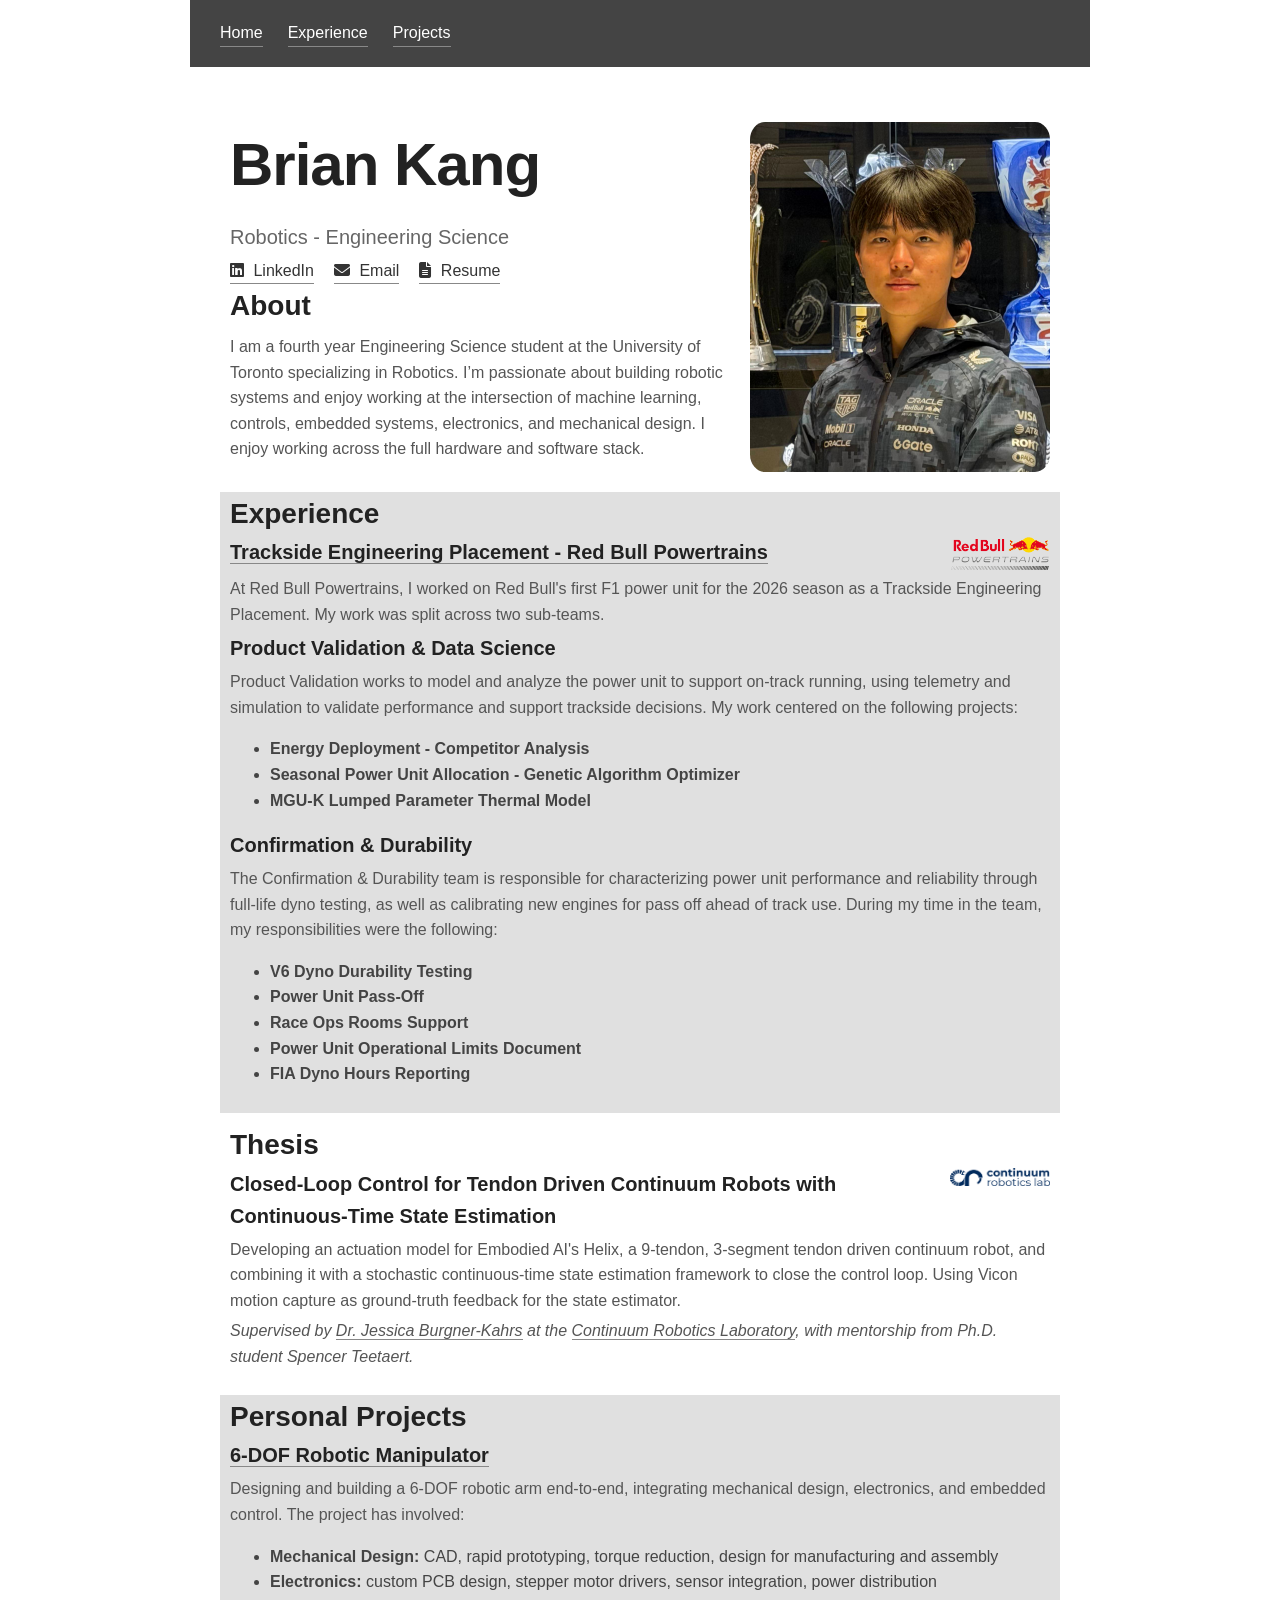
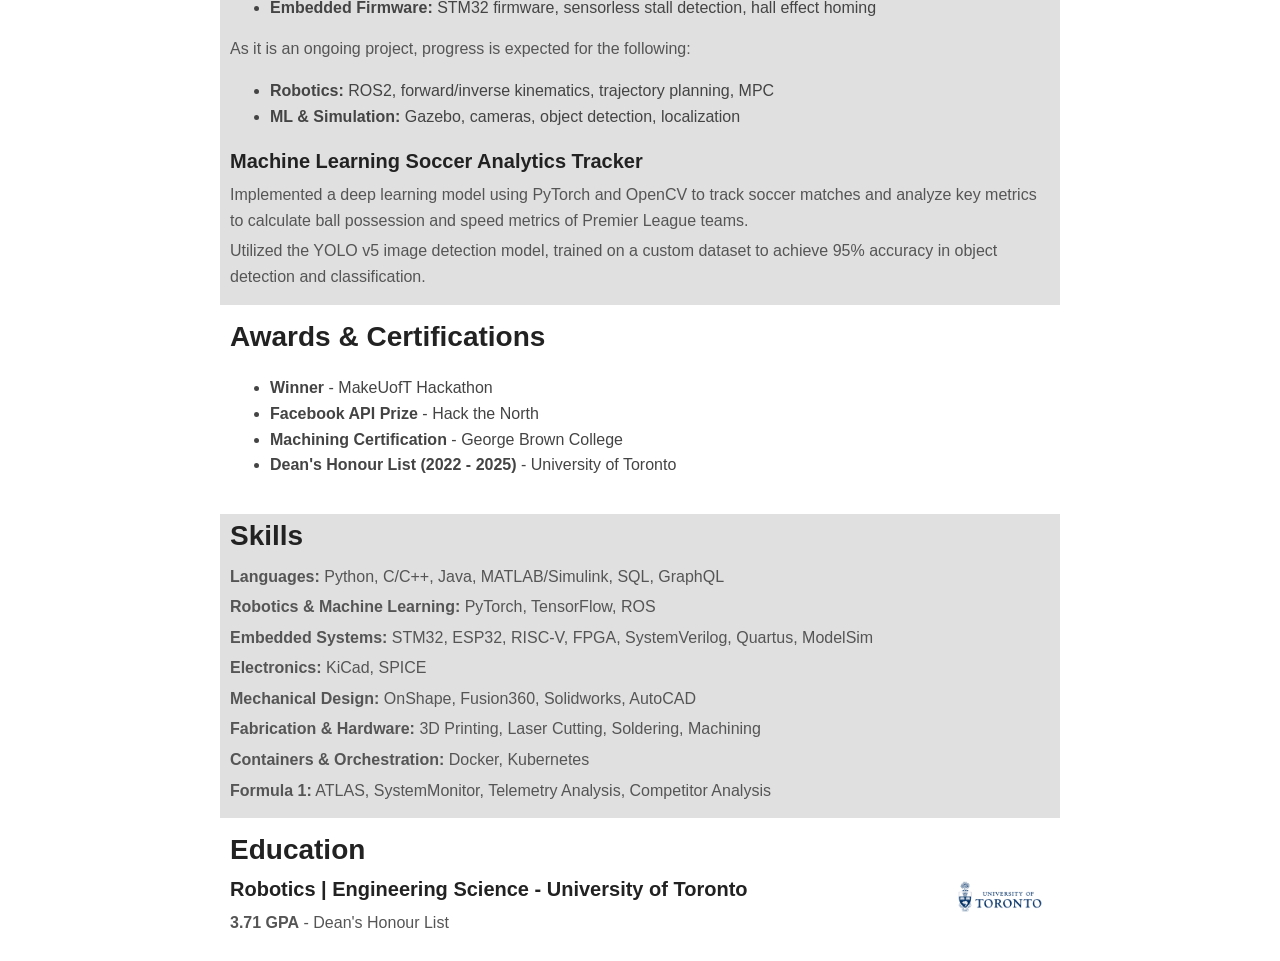
<file: index.html>
<!DOCTYPE html>
<html lang="en">
<head>
    <meta charset="UTF-8">
    <meta name="viewport" content="width=device-width, initial-scale=1.0">
    <title>Brian Kang Portfolio</title>
    <link rel="stylesheet" href="style.css">
    <link
        rel="stylesheet"
        href="https://cdnjs.cloudflare.com/ajax/libs/font-awesome/6.5.2/css/all.min.css">
    <link rel="icon" href="data:image/svg+xml,<svg xmlns=%22http://www.w3.org/2000/svg%22 viewBox=%220 0 100 100%22><text y=%22.9em%22 font-size=%2290%22>🦾</text></svg>">
</head>

<body>
    <header>
        <nav>
            <a href="index.html">Home</a>
            <a href="experience.html">Experience</a>
            <a href="projects.html">Projects</a>
        </nav>
    </header>

    <main>
        <section class="intro">
            <div>
                <h1 class="intro-name">Brian Kang</h1>
                <p class="intro-degree">Robotics - Engineering Science</p>

                <div class="contact-links">
                    <a href="https://www.linkedin.com/in/briansgkang/" target="_blank">
                        <i class="fa-brands fa-linkedin"></i>
                        LinkedIn
                    </a>
                    <a href="mailto:bsg.kang@mail.utoronto.ca">
                        <i class="fa-solid fa-envelope"></i>
                        Email
                    </a>
                    <a href="assets/Brian-Kang-Resume.pdf">
                        <i class="fa-solid fa-file-lines"></i>
                        Resume
                    </a>
                </div>

                <h2>About</h2>
                <p>
                    I am a fourth year Engineering Science student at the University of Toronto specializing in Robotics.
                    <!-- I’m interested in building intelligent robotic systems, with a particular focus on controls, embedded systems, and motion planning. -->
                    <!-- I enjoy working across the hardware and software stack, from designing mechanical systems and electronics to developing the control algorithms that bring them to life. -->
                    I’m passionate about building robotic systems and enjoy working at the intersection of machine learning, controls, embedded systems, electronics, and mechanical design.
                    I enjoy working across the full hardware and software stack.
                </p>
            </div>

            <img class="headshot" src="assets/headshot.jpg" alt="Brian Kang Headshot">
        </section>
    

        <section class="alternate-colour">
            <h2>Experience</h2>
            <div class="exp-header">
                <div class="exp-text">
                    <h3><a href="experience.html#red-bull">Trackside Engineering Placement - Red Bull Powertrains</a></h3>
                </div>
                <img class="exp-logo" src="assets/logos/rbpt-logo.png" alt="Red Bull Powertrains logo">
            </div>
            <p>
                At Red Bull Powertrains, I worked on Red Bull's first F1 power unit for the 2026 season as a 
                Trackside Engineering Placement. My work was split across two sub-teams.
            </p>

            <h3>Product Validation & Data Science</h3>
            <p>
                Product Validation works to model and analyze the power unit to support on-track running,
                using telemetry and simulation to validate performance and support trackside decisions.
                My work centered on the following projects:
            </p>
            <ul>
                <li><b>Energy Deployment - Competitor Analysis</b></li>
                <li><b>Seasonal Power Unit Allocation - Genetic Algorithm Optimizer</b></li>
                <li><b>MGU-K Lumped Parameter Thermal Model</b></li>
            </ul>

            <h3>Confirmation & Durability</h3>
            <p>
                The Confirmation & Durability team is responsible for characterizing power unit performance and reliability
                through full-life dyno testing, as well as calibrating new engines for pass off ahead of track use.
                During my time in the team, my responsibilities were the following:
            </p>
            <ul>
                <li><b>V6 Dyno Durability Testing</b></li>
                <li><b>Power Unit Pass-Off</b></li>
                <li><b>Race Ops Rooms Support</b></li>
                <li><b>Power Unit Operational Limits Document</b></li>
                <li><b>FIA Dyno Hours Reporting</b></li>
            </ul>
        </section>

        <section>
            <h2>Thesis</h2>
            <div class="exp-header">
                <div class="exp-text">
                    <h3>Closed-Loop Control for Tendon Driven Continuum Robots with Continuous-Time State Estimation</h3>
                </div>
                <img class="exp-logo" src="assets/logos/crl-logo.png" alt="Continuum Robotics Laboratory logo">
            </div>
            <p>
                Developing an actuation model for Embodied AI's Helix, 
                a 9-tendon, 3-segment tendon driven continuum robot, 
                and combining it with a stochastic continuous-time state estimation framework to close the control loop. 
                Using Vicon motion capture as ground-truth feedback for the state estimator.
            </p>

            </p>
            <p>
                <em>
                Supervised by
                <a href="https://crl.utm.utoronto.ca/jbk/" target="_blank">Dr. Jessica Burgner-Kahrs</a>
                at the 
                <a href="https://crl.utm.utoronto.ca/" target="_blank">Continuum Robotics Laboratory</a>,
                with mentorship from Ph.D. student Spencer Teetaert.
                </em>
            </p>
        </section>

        <section class="alternate-colour">
            <h2>Personal Projects</h2>
            <h3>
                <a href="projects.html#robot-arm">6-DOF Robotic Manipulator</a>
            </h3>
            <p>
                Designing and building a 6-DOF robotic arm end-to-end, integrating mechanical design, electronics, and
                embedded control. The project has involved:
            </p>
            <ul>
                <li><b>Mechanical Design:</b> CAD, rapid prototyping, torque reduction, design for manufacturing and assembly</li>
                <li><b>Electronics:</b> custom PCB design, stepper motor drivers, sensor integration, power distribution</li>
                <li><b>Embedded Firmware:</b> STM32 firmware, sensorless stall detection, hall effect homing</li>
            </ul>
            <p>
                As it is an ongoing project, progress is expected for the following:
            </p>
            <ul>
                <li><b>Robotics:</b> ROS2, forward/inverse kinematics, trajectory planning, MPC</li>
                <li><b>ML & Simulation:</b> Gazebo, cameras, object detection, localization</li>
            </ul>

            <h3>Machine Learning Soccer Analytics Tracker</h3>
            <p>
                Implemented a deep learning model using PyTorch and OpenCV to track soccer matches and analyze key metrics 
                to calculate ball possession and speed metrics of Premier League teams.
            </p>
            <p>
                Utilized the YOLO v5 image detection model, trained on a custom dataset to achieve 95% accuracy 
                in object detection and classification.
            </p>
        </section>

        <section>
            <h2>Awards & Certifications</h2>
            <ul>
                <li>
                    <b>Winner</b> - MakeUofT Hackathon
                </li>
                <li>
                    <b>Facebook API Prize</b> - Hack the North
                </li>
                <li>
                    <b>Machining Certification</b> - George Brown College
                </li>
                <li>
                    <b>Dean's Honour List (2022 - 2025) </b> - University of Toronto 
                </li>
            </ul>
        </section>

        <section class="alternate-colour">
            <h2>Skills</h2>
            <p><b>Languages:</b> Python, C/C++, Java, MATLAB/Simulink, SQL, GraphQL</p>
            <p><b>Robotics & Machine Learning:</b> PyTorch, TensorFlow, ROS</p>
            <p><b>Embedded Systems:</b> STM32, ESP32, RISC-V, FPGA, SystemVerilog, Quartus, ModelSim</p>
            <p><b>Electronics:</b> KiCad, SPICE</p>
            <p><b>Mechanical Design:</b> OnShape, Fusion360, Solidworks, AutoCAD</p>
            <p><b>Fabrication & Hardware:</b> 3D Printing, Laser Cutting, Soldering, Machining</p>
            <p><b>Containers & Orchestration:</b> Docker, Kubernetes</p>
            <p><b>Formula 1:</b> ATLAS, SystemMonitor, Telemetry Analysis, Competitor Analysis</p>
            </ul>
        </section>

        <section>
            <h2>Education</h2>
            <div class="exp-header">
                <div class="exp-text">
                    <h3>Robotics | Engineering Science - University of Toronto</h3>
                    <p><b>3.71 GPA</b> - Dean's Honour List</p>
                </div>
                <img class="exp-logo" src="assets/logos/uoft-logo.png" alt="University of Toronto logo">
            </div>
        </section>

    </main>
</body>
</html>
</file>
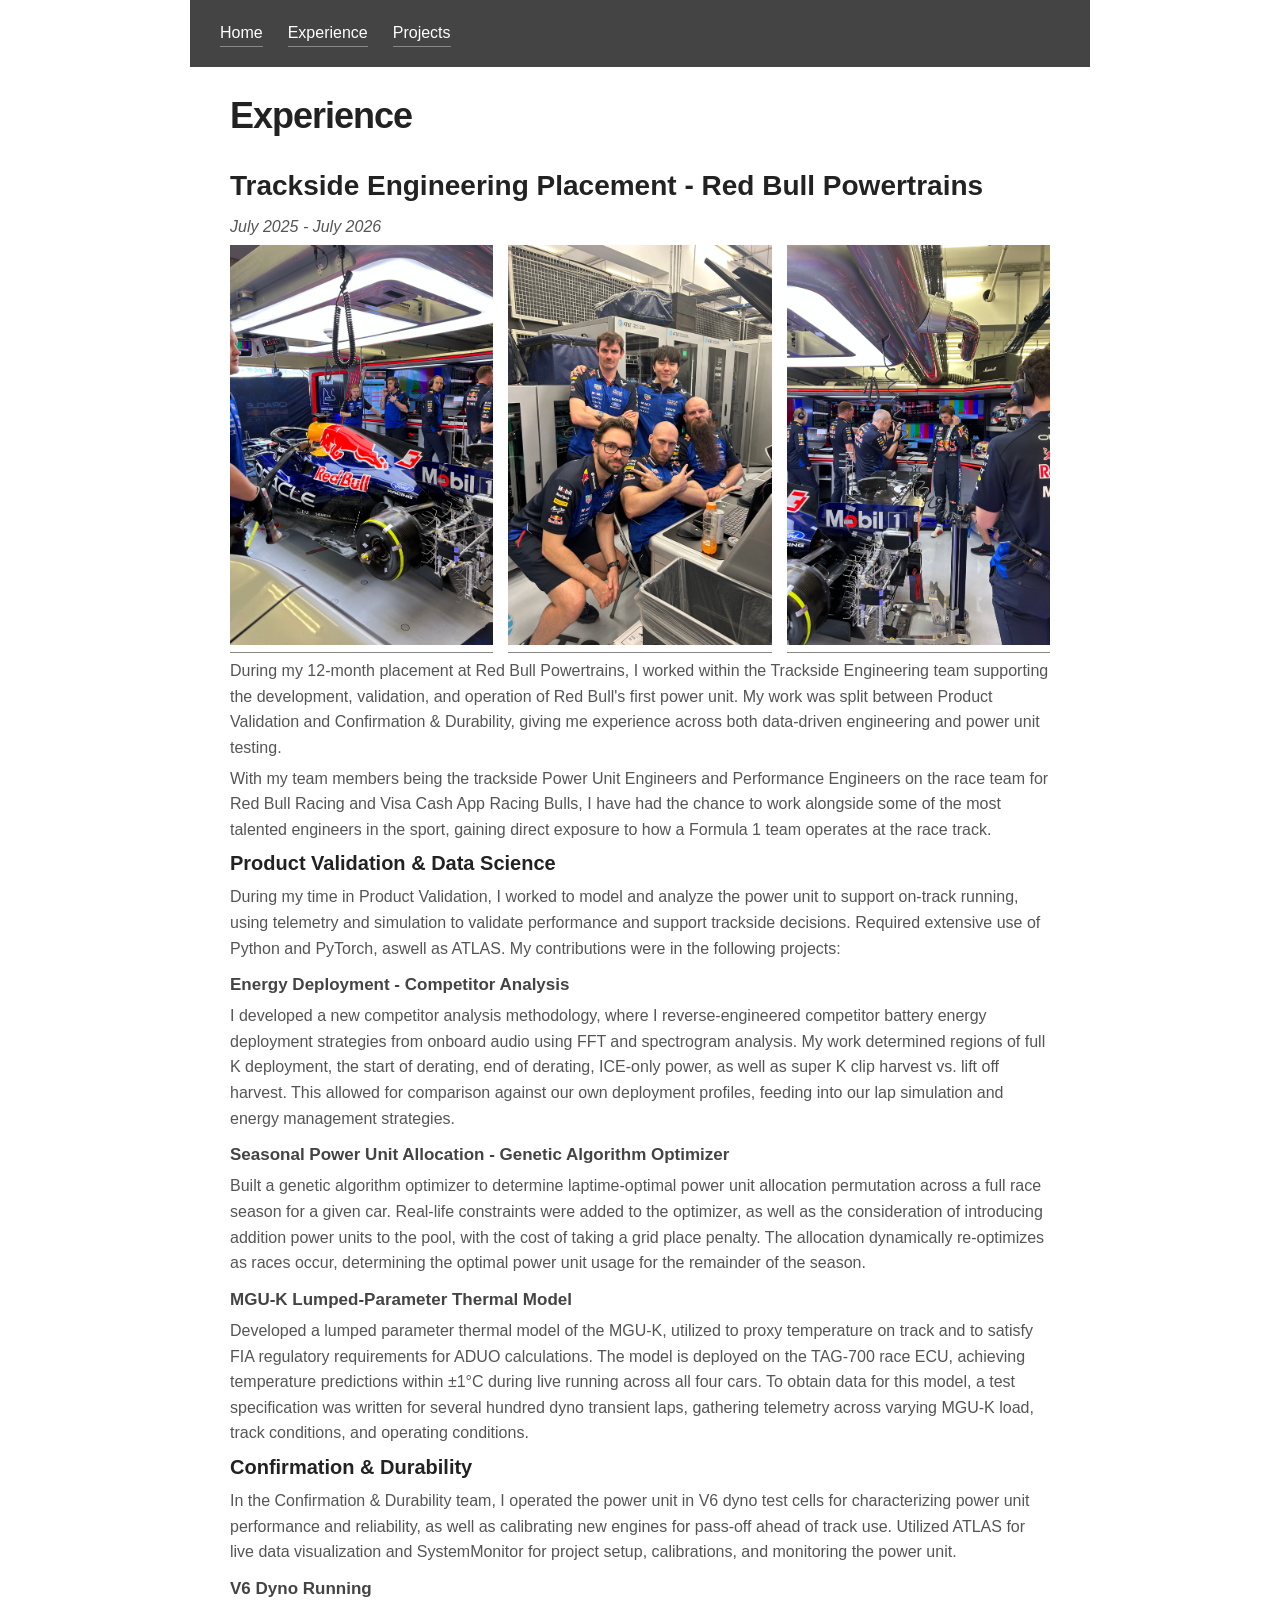
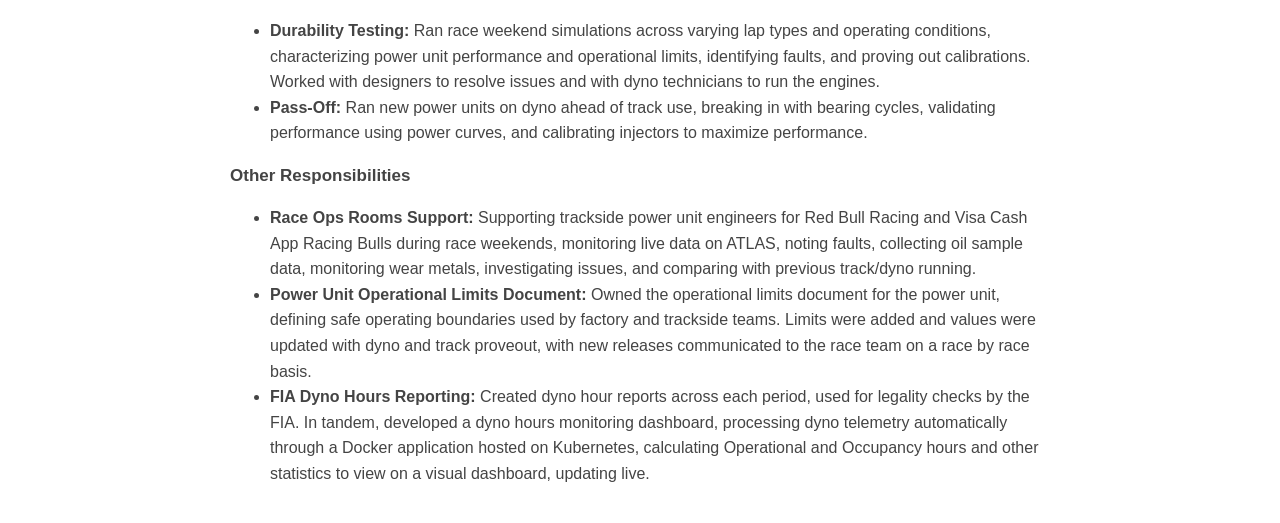
<file: experience.html>
<!DOCTYPE html>
<html lang="en">
<head>
    <meta charset="UTF-8">
    <meta name="viewport" content="width=device-width, initial-scale=1.0">
    <title>Experience - Brian Kang</title>
    <link rel="stylesheet" href="style.css">
    <link rel="icon" href="data:image/svg+xml,<svg xmlns=%22http://www.w3.org/2000/svg%22 viewBox=%220 0 100 100%22><text y=%22.9em%22 font-size=%2290%22>🦾</text></svg>">
</head>

<body>
    <header>
        <nav>
            <a href="index.html">Home</a>
            <a href="experience.html">Experience</a>
            <a href="projects.html">Projects</a>
        </nav>
    </header>

    <main>
        <section>
            <h1>Experience</h1>
        </section>

        <section id="red-bull">
            <h2>Trackside Engineering Placement - Red Bull Powertrains</h2>
            <p><em>July 2025 - July 2026</em></p>

            <div class="gallery-three">
                <a href="assets/rbpt/car.jpg" target="_blank">
                    <img src="assets/rbpt/car.jpg" alt="Car in the garage">
                </a>
                <a href="assets/rbpt/team.jpg" target="_blank">
                    <img src="assets/rbpt/team.jpg" alt="Team">
                </a>
                <a href="assets/rbpt/max.jpg" target="_blank">
                    <img src="assets/rbpt/max.jpg" alt="Max">
                </a>
            </div>

            <p>
                During my 12-month placement at Red Bull Powertrains, I worked within
                the Trackside Engineering team supporting the development, validation,
                and operation of Red Bull's first power unit. My work was
                split between Product Validation and Confirmation &amp; Durability,
                giving me experience across both data-driven engineering and power unit testing.
            </p>
            <p>
                With my team members being the trackside Power Unit Engineers and Performance Engineers on the race team for 
                Red Bull Racing and Visa Cash App Racing Bulls, I have had the chance to work alongside some of the most 
                talented engineers in the sport, gaining direct exposure to how a Formula 1 team operates at the race track.
            </p>

            <h3>Product Validation & Data Science</h3>
            <p>
                During my time in Product Validation, I worked to model and analyze the power unit to support on-track running,
                using telemetry and simulation to validate performance and support trackside decisions. Required extensive use of
                Python and PyTorch, aswell as ATLAS.
                My contributions were in the following projects:
            </p>

            <h4>Energy Deployment - Competitor Analysis</h4>
            <p>
                I developed a new competitor analysis methodology, where I reverse-engineered competitor battery energy deployment strategies 
                from onboard audio using FFT and spectrogram analysis. My work determined regions of full K deployment, the start of derating,
                end of derating, ICE-only power, as well as super K clip harvest vs. lift off harvest.
                This allowed for comparison against our own deployment profiles, feeding into our lap simulation and energy management strategies.
            </p>

            <h4>Seasonal Power Unit Allocation - Genetic Algorithm Optimizer</h4>
            <p>
                Built a genetic algorithm optimizer to determine laptime-optimal power unit allocation permutation across a full race season for a given car.
                Real-life constraints were added to the optimizer, as well as the consideration of introducing addition
                power units to the pool, with the cost of taking a grid place penalty. The allocation dynamically re-optimizes as races occur, 
                determining the optimal power unit usage for the remainder of the season.
            </p>

            <h4>MGU-K Lumped-Parameter Thermal Model</h4>
            <p>
                Developed a lumped parameter thermal model of the MGU-K, utilized to proxy temperature on track 
                and to satisfy FIA regulatory requirements for ADUO calculations.
                The model is deployed on the TAG-700 race ECU, achieving temperature predictions within ±1°C during live running across all four cars.
                To obtain data for this model, a test specification was written for several hundred dyno transient laps, gathering telemetry
                across varying MGU-K load, track conditions, and operating conditions.
            </p>


            <h3>Confirmation & Durability</h3>
            <p>
                In the Confirmation & Durability team, I operated the power unit in V6 dyno test cells for characterizing power unit performance 
                and reliability, as well as calibrating new engines for pass-off ahead of track use. Utilized ATLAS for live data visualization 
                and SystemMonitor for project setup, calibrations, and monitoring the power unit.
            </p>

            <h4>V6 Dyno Running</h4>
            <ul>
                <li><b>Durability Testing:</b> 
                    Ran race weekend simulations across varying lap types and operating conditions,
                    characterizing power unit performance and operational limits, identifying faults, and proving out calibrations.
                    Worked with designers to resolve issues and with dyno technicians to run the engines.
                </li>
                <li><b>Pass-Off:</b>
                    Ran new power units on dyno ahead of track use, breaking in with bearing cycles,
                    validating performance using power curves, and calibrating injectors to maximize performance.
                </li>
            </ul>

            <h4>Other Responsibilities</h4>
            <ul>
                <li>
                    <b>Race Ops Rooms Support:</b>
                    Supporting trackside power unit engineers for Red Bull Racing and Visa Cash App Racing Bulls during race weekends,
                    monitoring live data on ATLAS, noting faults, collecting oil sample data, monitoring wear metals, 
                    investigating issues, and comparing with previous track/dyno running.
                </li>
                <li>
                    <b>Power Unit Operational Limits Document:</b>
                    Owned the operational limits document for the power unit, defining safe operating boundaries 
                    used by factory and trackside teams. Limits were added and values were updated with dyno and track
                    proveout, with new releases communicated to the race team on a race by race basis.
                </li>
                <li>
                    <b>FIA Dyno Hours Reporting:</b>
                    Created dyno hour reports across each period, used for legality checks by the FIA. 
                    In tandem, developed a dyno hours monitoring dashboard, processing dyno telemetry automatically through a Docker application 
                    hosted on Kubernetes, calculating Operational and Occupancy hours and other statistics to view on a visual dashboard, updating live.
                </li>
            </ul>
        </section>

    </main>

</body>
</html>
</file>
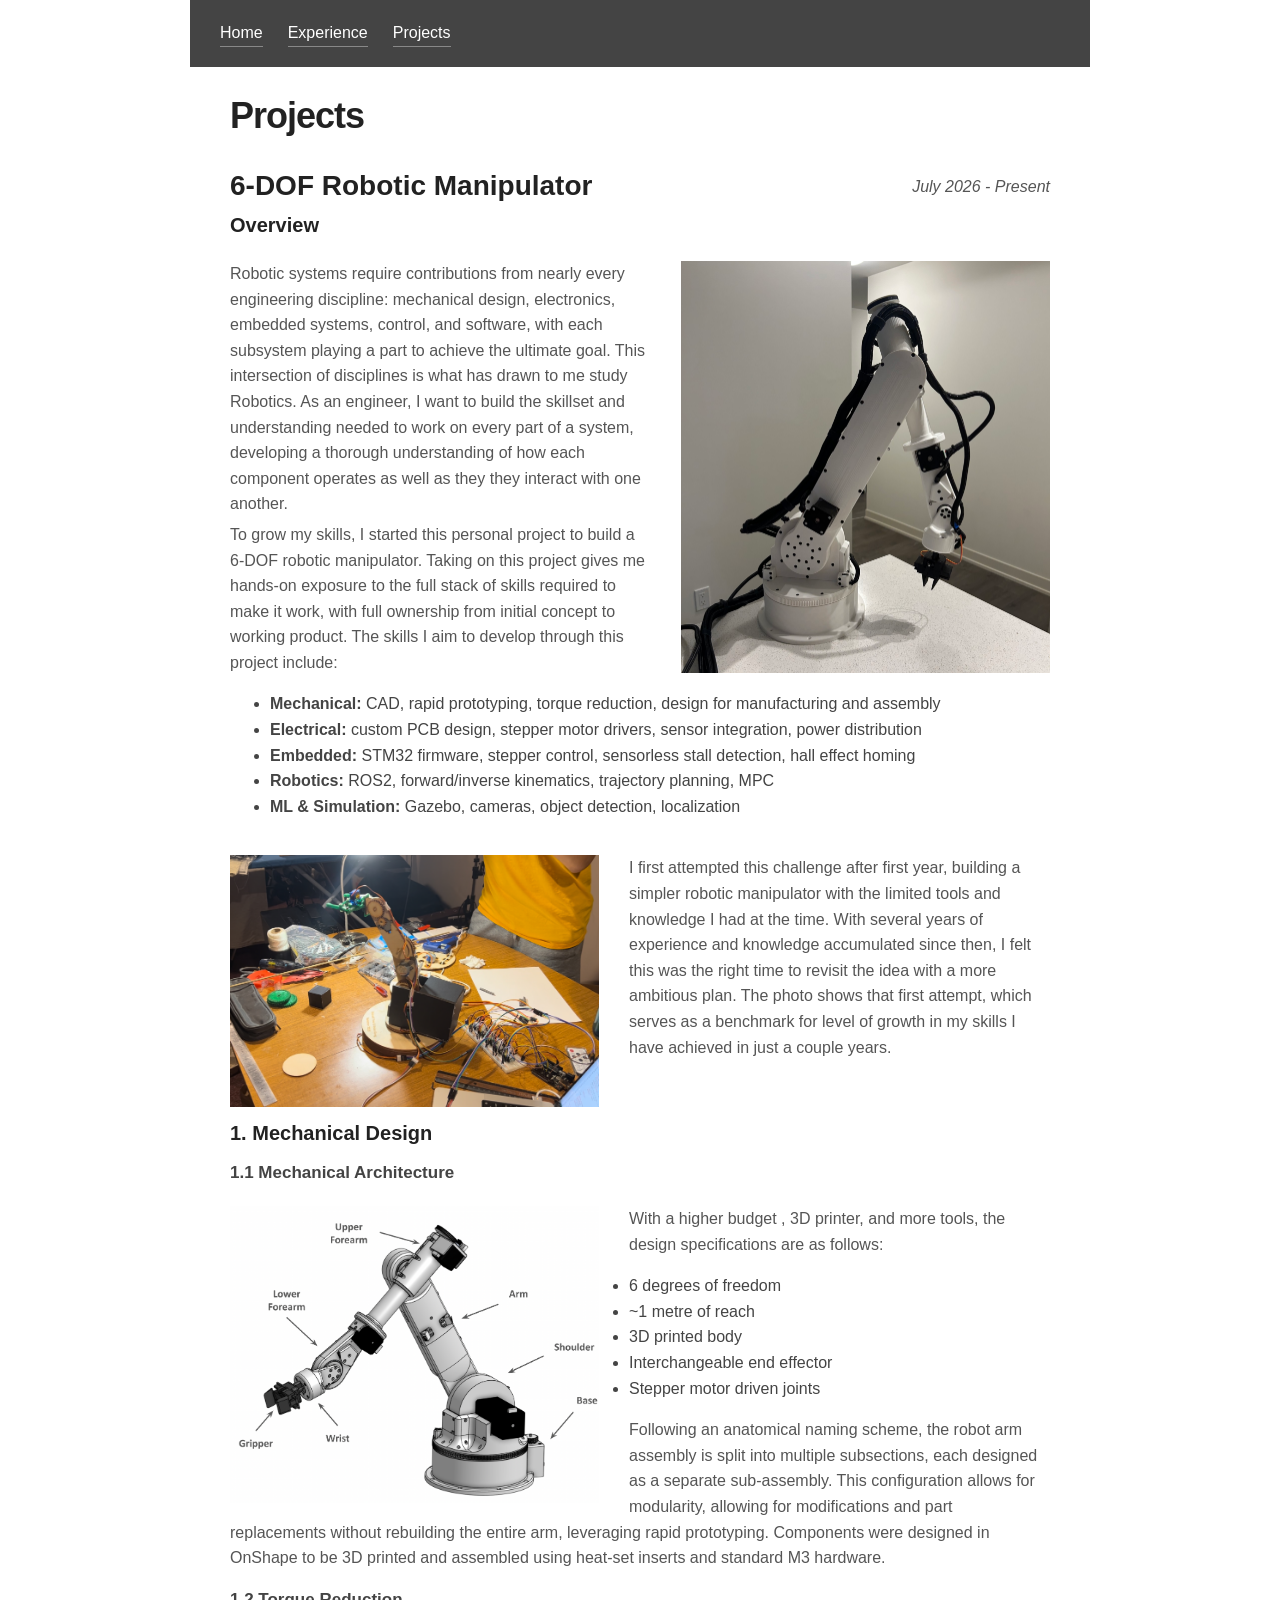
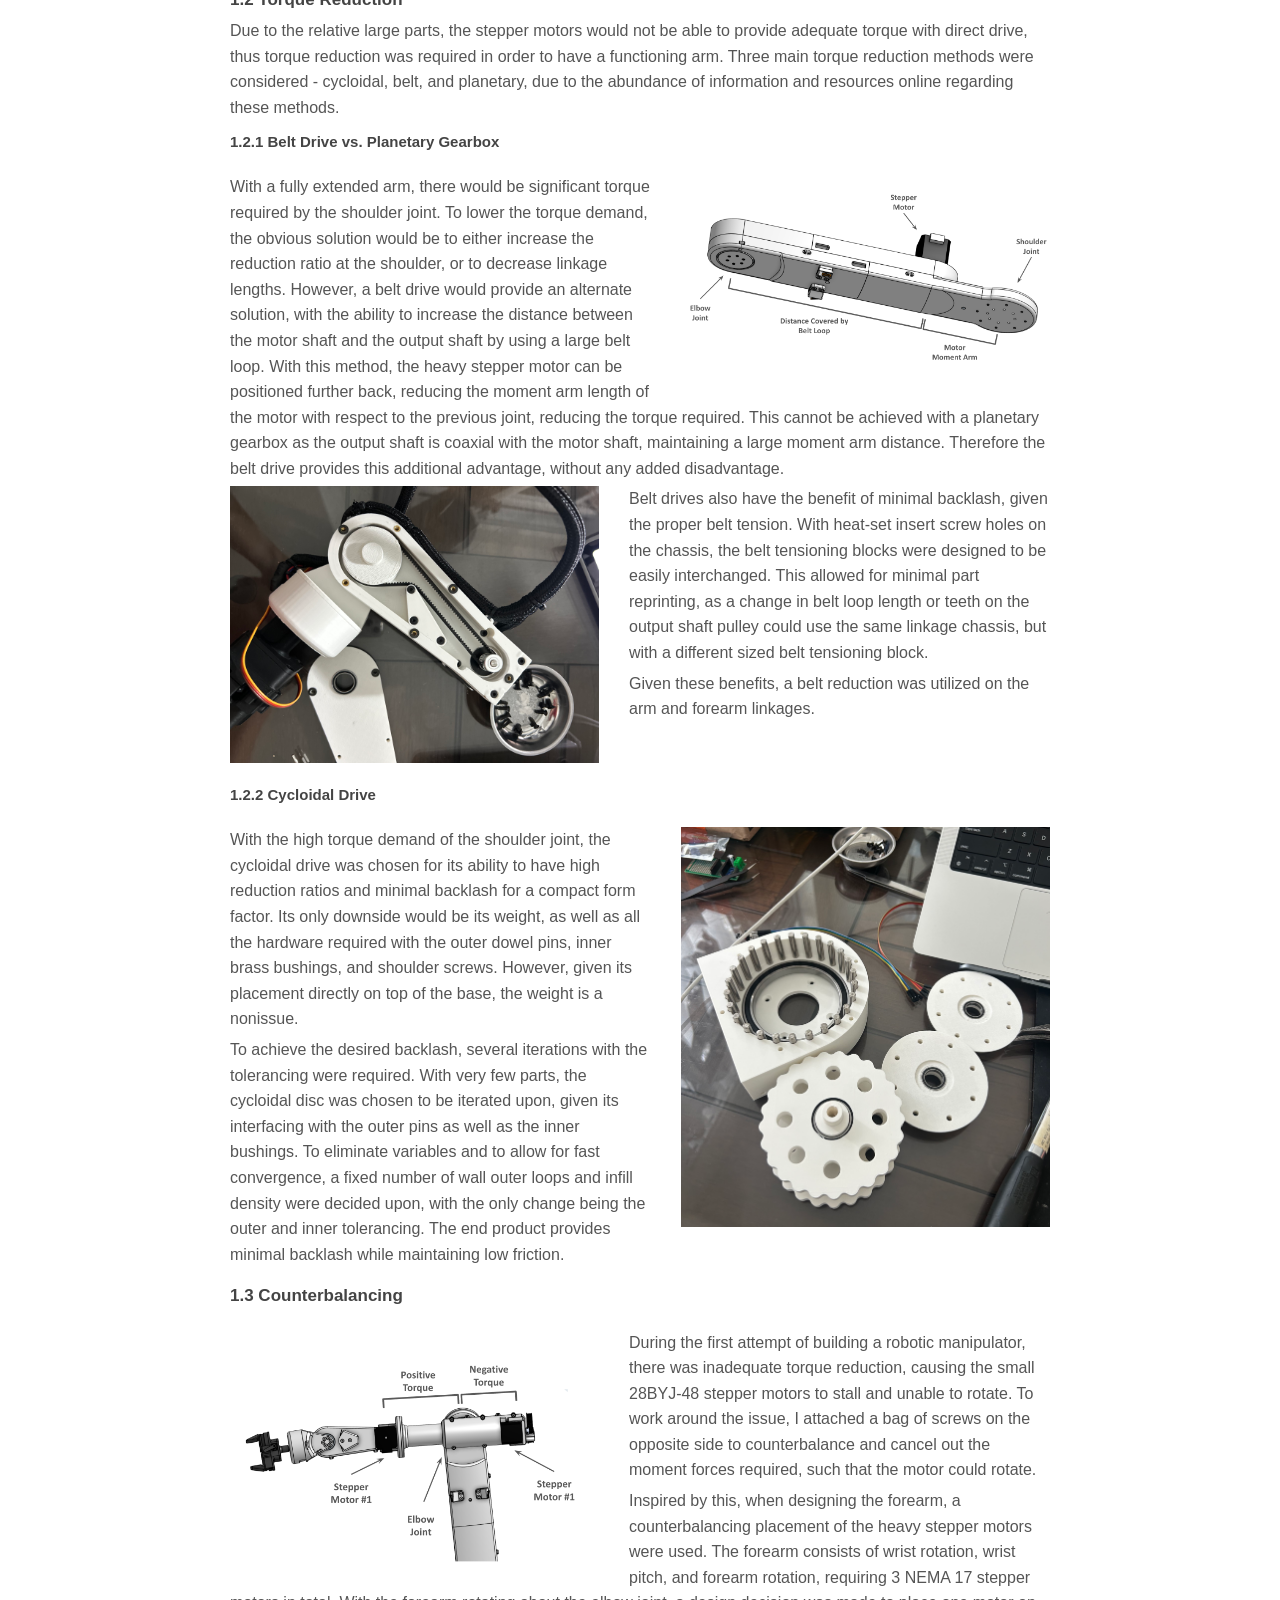
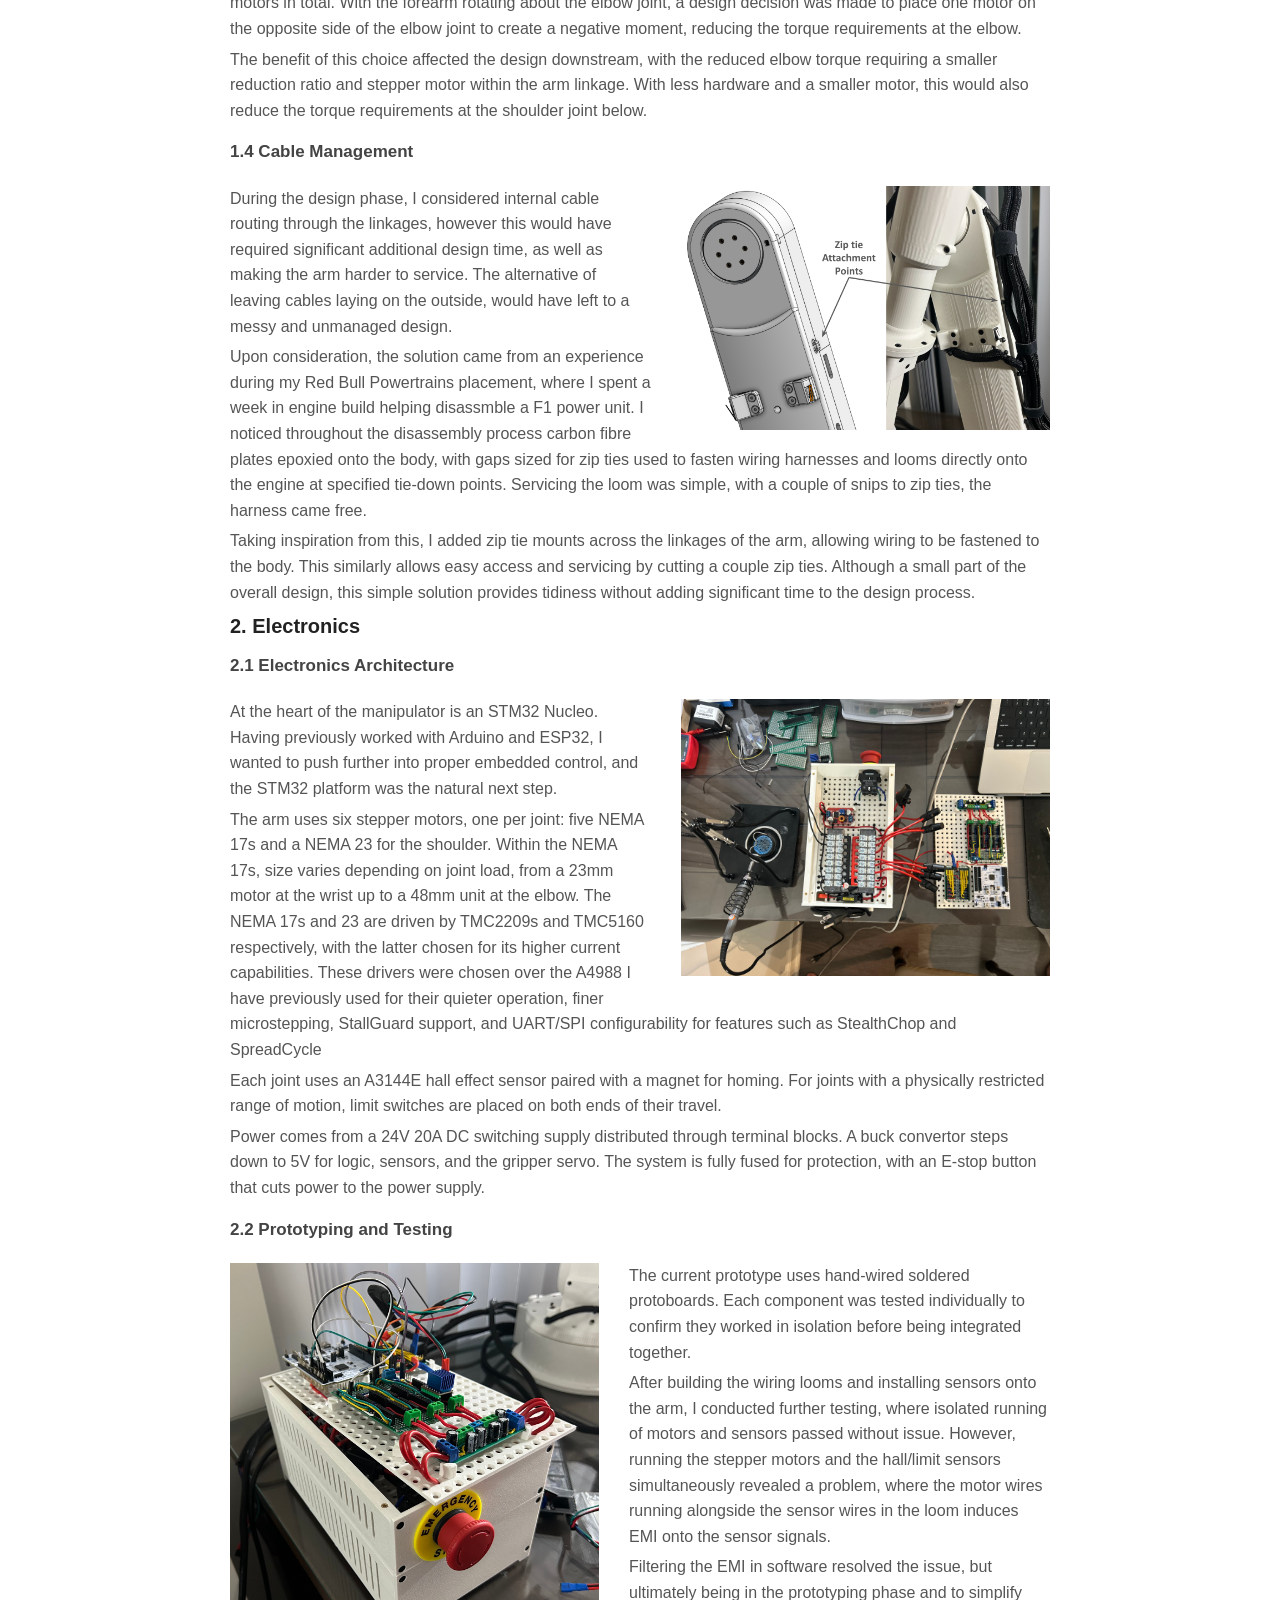
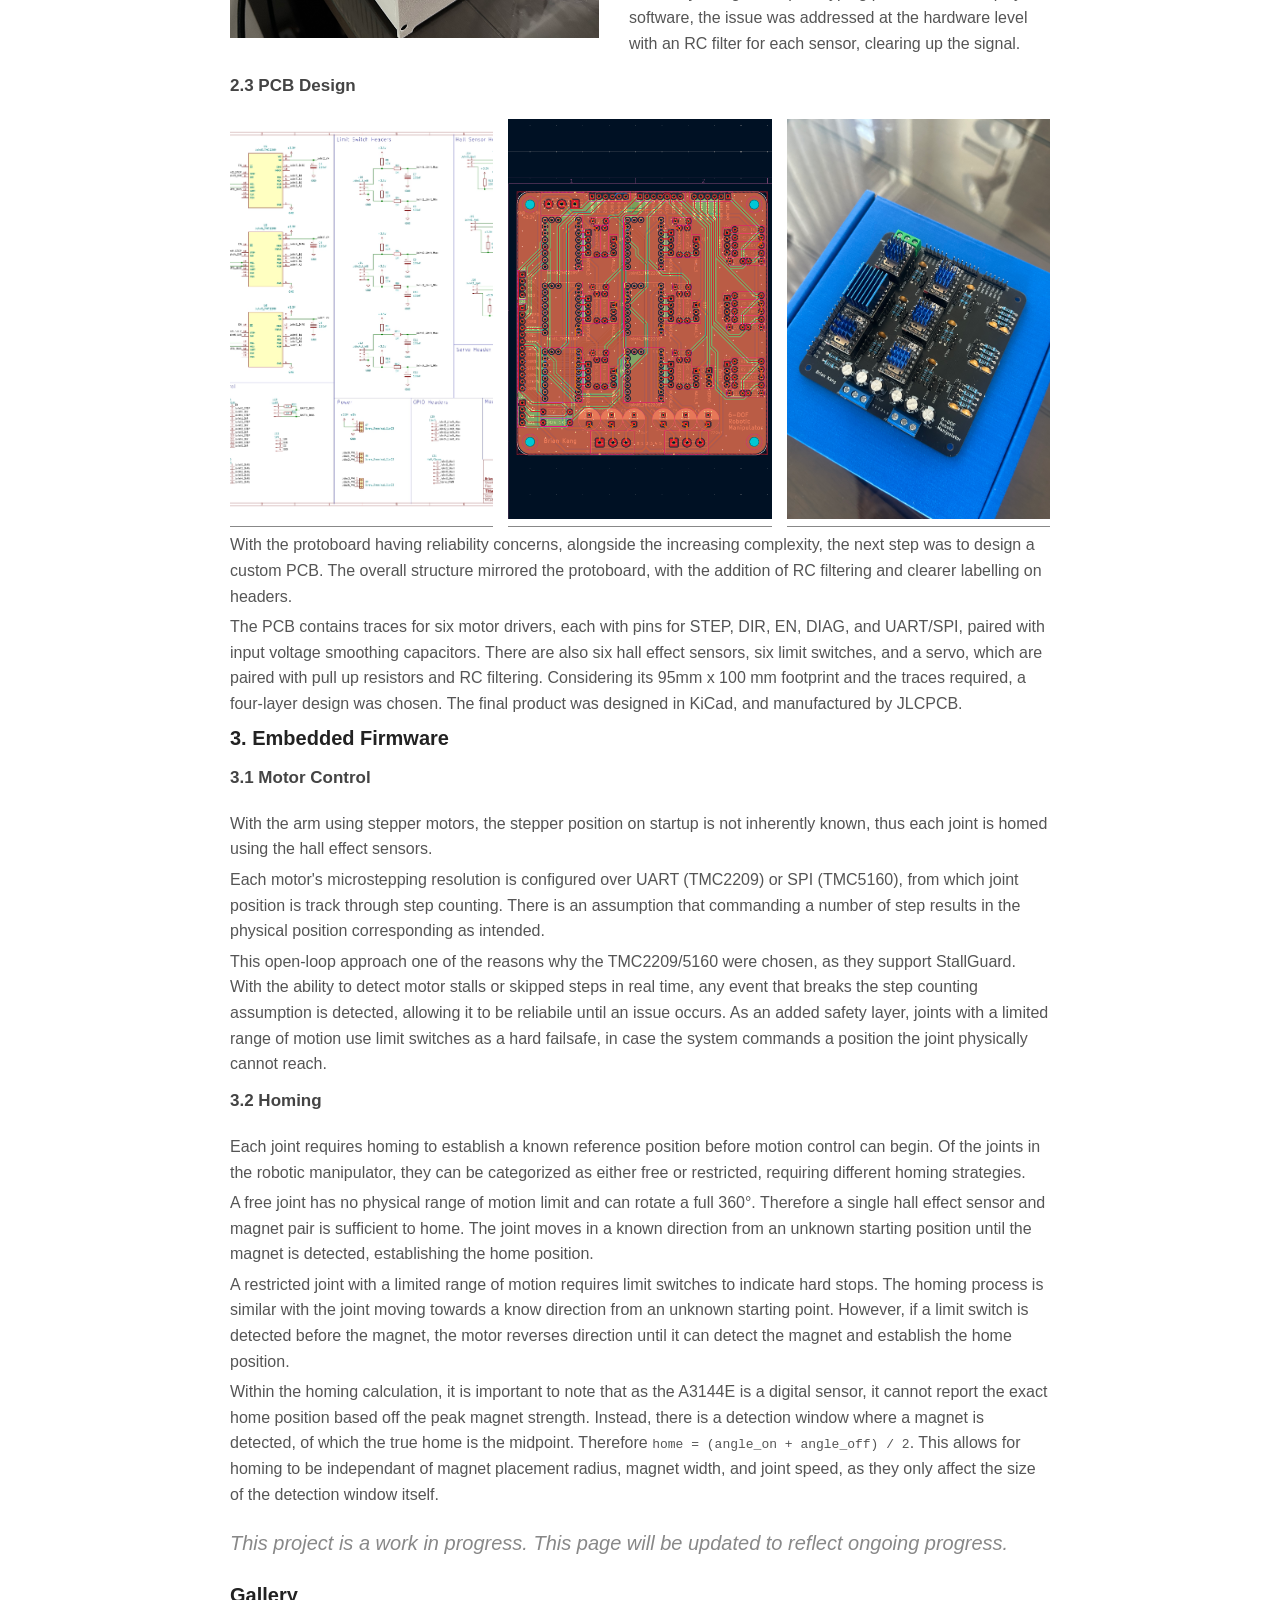
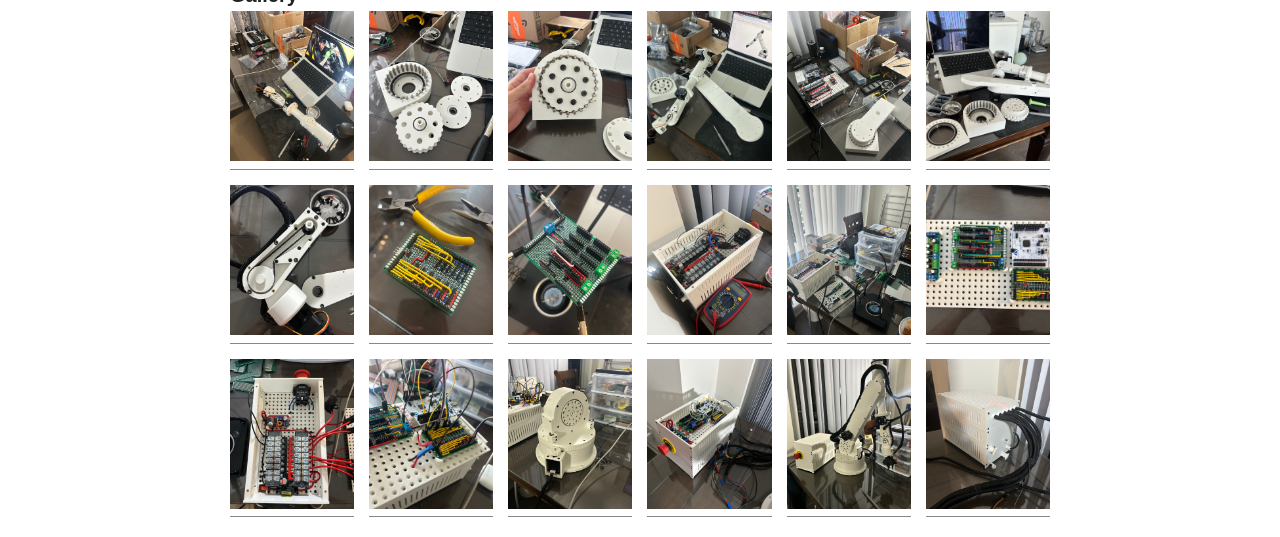
<file: projects.html>
<!DOCTYPE html>
<html lang="en">
<head>
    <meta charset="UTF-8">
    <meta name="viewport" content="width=device-width, initial-scale=1.0">
    <title>Projects - Brian Kang</title>
    <link rel="stylesheet" href="style.css">
    <link rel="icon" href="data:image/svg+xml,<svg xmlns=%22http://www.w3.org/2000/svg%22 viewBox=%220 0 100 100%22><text y=%22.9em%22 font-size=%2290%22>🦾</text></svg>">
</head>

<body>
    <header>
        <nav>
            <a href="index.html">Home</a>
            <a href="experience.html">Experience</a>
            <a href="projects.html">Projects</a>
        </nav>
    </header>

    <main>
        <section>
            <h1>Projects</h1>
        </section>

        <section id="robot-arm">
            <div class="project-header">
                <h2>6-DOF Robotic Manipulator</h2>
                <p><em>July 2026 - Present</em></p>
            </div>

        
            <h3>Overview</h3>
            <div class="project-float">
                <img class="project-image-float" src="assets/robot-arm/main.jpg" alt="Complete robot arm assembly">

                <p>
                    Robotic systems require contributions from nearly every engineering discipline: 
                    mechanical design, electronics, embedded systems, control, and software,
                    with each subsystem playing a part to achieve the ultimate goal.
                    This intersection of disciplines is what has drawn to me study Robotics.
                    As an engineer, I want to build the skillset and understanding needed to work on
                    every part of a system, developing a thorough understanding of how each component 
                    operates as well as they they interact with one another.
                </p>
                <p>
                    To grow my skills, I started this personal project to build a 6-DOF robotic manipulator.
                    Taking on this project gives me hands-on exposure to the full stack of skills required to make it work,
                    with full ownership from initial concept to working product.
                    The skills I aim to develop through this project include:
                </p>
                <ul>
                    <li><b>Mechanical:</b> CAD, rapid prototyping, torque reduction, design for manufacturing and assembly</li>
                    <li><b>Electrical:</b> custom PCB design, stepper motor drivers, sensor integration, power distribution</li>
                    <li><b>Embedded:</b> STM32 firmware, stepper control, sensorless stall detection, hall effect homing</li>
                    <li><b>Robotics:</b> ROS2, forward/inverse kinematics, trajectory planning, MPC</li>
                    <li><b>ML & Simulation:</b> Gazebo, cameras, object detection, localization</li>
                </ul>
            </div>
            <div class="project-float">
                <img class="project-image-float left" src="assets/robot-arm/first-attempt.jpg" alt="First-year robotic arm attempt">
                <p>
                    I first attempted this challenge after first year,
                    building a simpler robotic manipulator with the limited tools and knowledge I had at the time.
                    With several years of experience and knowledge accumulated since then, 
                    I felt this was the right time to revisit the idea with a more ambitious plan.
                    The photo shows that first attempt, which serves as a benchmark for level of growth in my
                    skills I have achieved in just a couple years.
                </p>
            </div>

            <h3>1. Mechanical Design</h3>
            <h4>1.1 Mechanical Architecture</h4>
            <div class="project-float">
                <img class="project-image-float left" src="assets/robot-arm/cad.png" alt="Robot arm CAD model">
                <p>
                    With a higher budget , 3D printer, and more tools, the design specifications are as follows:
                </p>
                <ul>
                    <li>6 degrees of freedom</li>
                    <li>~1 metre of reach</li>
                    <li>3D printed body</li>
                    <li>Interchangeable end effector</li>
                    <li>Stepper motor driven joints</li>
                </ul>
                <p>
                    Following an anatomical naming scheme, the robot arm assembly is split into multiple subsections,
                    each designed as a separate sub-assembly. This configuration allows for modularity,
                    allowing for modifications and part replacements without rebuilding the entire arm,
                    leveraging rapid prototyping. Components were designed in OnShape to be 3D printed and assembled
                    using heat-set inserts and standard M3 hardware.
                </p>
            </div>
            <h4>1.2 Torque Reduction</h4>
            <p>
                Due to the relative large parts, the stepper motors would not be able to provide adequate torque
                with direct drive, thus torque reduction was required in order to have a functioning arm.
                Three main torque reduction methods were considered - cycloidal, belt, and planetary, due to 
                the abundance of information and resources online regarding these methods.
            </p>
            <h5>1.2.1 Belt Drive  vs. Planetary Gearbox</h5>
            <div class="project-float">
                <img class="project-image-float" src="assets/robot-arm/belt-drive.png" alt="Arm linkage belt drive">
                <p>
                    With a fully extended arm, there would be significant torque required by the shoulder joint.
                    To lower the torque demand, the obvious solution would be to either increase the reduction ratio
                    at the shoulder, or to decrease linkage lengths. However, a belt drive would provide an alternate
                    solution, with the ability to increase the distance between the motor shaft and the output shaft
                    by using a large belt loop. With this method, the heavy stepper motor can be positioned further back,
                    reducing the moment arm length of the motor with respect to the previous joint, reducing the torque required.
                    This cannot be achieved with a planetary gearbox as the output shaft is coaxial with the motor shaft, 
                    maintaining a large moment arm distance. Therefore the belt drive provides this additional advantage,
                    without any added disadvantage.
                </p>
                <img class="project-image-float left" src="assets/robot-arm/belt-tension.jpg" alt="Forearm linkage belt tensioner">
                <p>
                    Belt drives also have the benefit of minimal backlash, given the proper belt tension.
                    With heat-set insert screw holes on the chassis, the belt tensioning blocks were designed
                    to be easily interchanged. This allowed for minimal part reprinting, as a change in belt loop
                    length or teeth on the output shaft pulley could use the same linkage chassis, but with a different
                    sized belt tensioning block.
                </p>
                <p>
                    Given these benefits, a belt reduction was utilized on the arm and forearm linkages.
                </p>
            </div>
            <h5>1.2.2 Cycloidal Drive</h5>
            <div class="project-float">
                <img class="project-image-float" src="assets/robot-arm/cycloidal-drive.jpg" alt="Shoulder cycloidal drive">
                <p>
                    With the high torque demand of the shoulder joint, the cycloidal drive was chosen for its ability
                    to have high reduction ratios and minimal backlash for a compact form factor. Its only downside would be its weight, 
                    as well as all the hardware required with the outer dowel pins, inner brass bushings, and shoulder screws.
                    However, given its placement directly on top of the base, the weight is a nonissue.
                </p>
                <p>
                    To achieve the desired backlash, several iterations with the tolerancing were required.
                    With very few parts, the cycloidal disc was chosen to be iterated upon, given its interfacing
                    with the outer pins as well as the inner bushings. To eliminate variables and to allow for
                    fast convergence, a fixed number of wall outer loops and infill density were decided upon,
                    with the only change being the outer and inner tolerancing. The end product provides 
                    minimal backlash while maintaining low friction.
                </p>
            </div>

            <h4>1.3 Counterbalancing</h4>
            <div class="project-float">
                <img class="project-image-float left" src="assets/robot-arm/counterbalancing.png" alt="Arm counterbalancing">
                <p>
                    During the first attempt of building a robotic manipulator, there was inadequate torque reduction,
                    causing the small 28BYJ-48 stepper motors to stall and unable to rotate.
                    To work around the issue, I attached a bag of screws on the opposite side to counterbalance
                    and cancel out the moment forces required, such that the motor could rotate. 
                </p>
                <p>
                    Inspired by this, when designing the forearm, a counterbalancing placement of the heavy stepper motors were used.
                    The forearm consists of wrist rotation, wrist pitch, and forearm rotation, requiring 3 NEMA 17 stepper motors in total.
                    With the forearm rotating about the elbow joint, a design decision was made to place one motor on the opposite
                    side of the elbow joint to create a negative moment, reducing the torque requirements at the elbow.
                </p>
                <p>
                    The benefit of this choice affected the design downstream, with the reduced elbow torque
                    requiring a smaller reduction ratio and stepper motor within the arm linkage.
                    With less hardware and a smaller motor, this would also reduce the torque requirements at the shoulder joint below.
                </p>
            </div>

            <h4>1.4 Cable Management</h4>
            <div class="project-float">
                <img class="project-image-float" src="assets/robot-arm/ziptie.png" alt="Zip tie attachment points">
                <p>
                    During the design phase, I considered internal cable routing through the linkages, however this would have 
                    required significant additional design time, as well as making the arm harder to service. 
                    The alternative of leaving cables laying on the outside, would have left to a messy and unmanaged design.
                </p>
                <p>
                    Upon consideration, the solution came from an experience during my Red Bull Powertrains placement, 
                    where I spent a week in engine build helping disassmble a F1 power unit. I noticed throughout the 
                    disassembly process carbon fibre plates epoxied onto the body, with gaps sized for zip ties used
                    to fasten wiring harnesses and looms directly onto the engine at specified tie-down points.
                    Servicing the loom was simple, with a couple of snips to zip ties, the harness came free.
                </p>
                <p>
                    Taking inspiration from this, I added zip tie mounts across the linkages of the arm,
                    allowing wiring to be fastened to the body. This similarly allows easy access and servicing
                    by cutting a couple zip ties. Although a small part of the overall design, this simple solution
                    provides tidiness without adding significant time to the design process.
                </p>
            </div>

            <h3>2. Electronics</h3>
            <h4>2.1 Electronics Architecture</h4>
            <div class="project-float">
                <img class="project-image-float" src="assets/robot-arm/electronics.jpg" alt="Electronics for the robot arm">
                <p>
                    At the heart of the manipulator is an STM32 Nucleo. Having previously worked with Arduino and ESP32,
                    I wanted to push further into proper embedded control, and the STM32 platform was the natural next step.
                </p>
                <p>
                    The arm uses six stepper motors, one per joint: five NEMA 17s and a NEMA 23 for the shoulder.
                    Within the NEMA 17s, size varies depending on joint load, from a 23mm motor at the wrist up to
                    a 48mm unit at the elbow. The NEMA 17s and 23 are driven by TMC2209s and TMC5160 respectively,
                    with the latter chosen for its higher current capabilities.
                    These drivers were chosen over the A4988 I have previously used for their quieter operation,
                    finer microstepping, StallGuard support, and UART/SPI configurability for features such as
                    StealthChop and SpreadCycle
                </p>
                <p>
                    Each joint uses an A3144E hall effect sensor paired with a magnet for homing.
                    For joints with a physically restricted range of motion, limit switches are placed on both ends of their travel.
                </p>
                <p>
                    Power comes from a 24V 20A DC switching supply distributed through terminal blocks.
                    A buck convertor steps down to 5V for logic, sensors, and the gripper servo.
                    The system is fully fused for protection, with an E-stop button that cuts power to the
                    power supply.
                </p>
            </div>

            <h4>2.2 Prototyping and Testing</h4>
            <div class="project-float">
                <img class="project-image-float left" src="assets/robot-arm/electronics-testing.jpg" alt="Electronics testing">
                <p>
                    The current prototype uses hand-wired soldered protoboards. Each component was tested individually to confirm
                    they worked in isolation before being integrated together.
                </p>
                <p>
                    After building the wiring looms and installing sensors onto the arm, I conducted further testing,
                    where isolated running of motors and sensors passed without issue.
                    However, running the stepper motors and the hall/limit sensors simultaneously revealed a problem,
                    where the motor wires running alongside the sensor wires in the loom induces EMI onto the sensor signals.
                </p>
                <p>
                    Filtering the EMI in software resolved the issue, but ultimately being in the prototyping phase 
                    and to simplify software, the issue was addressed at the hardware level with an RC filter for each sensor,
                    clearing up the signal.
                </p>
            </div>

            <h4>2.3 PCB Design</h4>
            <div class="project-float">
                <div class="gallery-three">
                <a href="assets/robot-arm/schematic.jpg" target="_blank">
                    <img src="assets/robot-arm/schematic.jpg" alt="Circuit schematic">
                </a>
                <a href="assets/robot-arm/pcb.png" target="_blank">
                    <img src="assets/robot-arm/pcb.png" alt="PCB Design">
                </a>
                <a href="assets/robot-arm/pcb-irl.jpg" target="_blank">
                    <img src="assets/robot-arm/pcb-irl.jpg" alt="PCB">
                </a>
            </div>
            <div>
                <p>
                    With the protoboard having reliability concerns, alongside the increasing complexity,
                    the next step was to design a custom PCB. The overall structure mirrored the protoboard,
                    with the addition of RC filtering and clearer labelling on headers.
                </p>
                <p>
                    The PCB contains traces for six motor drivers, each with pins for STEP, DIR, EN, 
                    DIAG, and UART/SPI, paired with input voltage smoothing capacitors.
                    There are also six hall effect sensors, six limit switches, and a servo, which are paired 
                    with pull up resistors and RC filtering.
                    Considering its 95mm x 100 mm footprint and the traces required, a four-layer design was chosen.
                    The final product was designed in KiCad, and manufactured by JLCPCB. 
                </p>
            </div>
           
            <h3>3. Embedded Firmware</h3>

            <h4>3.1 Motor Control</h4>
            <div class="project-float">
                <p>
                    With the arm using stepper motors, the stepper position on startup is not inherently known,
                    thus each joint is homed using the hall effect sensors.
                </p>
                <p>
                   Each motor's microstepping resolution is configured over UART (TMC2209) or SPI (TMC5160),
                   from which joint position is track through step counting. There is an assumption that
                   commanding a number of step results in the physical position corresponding as intended.
                </p>
                <p>
                    This open-loop approach one of the reasons why the TMC2209/5160 were chosen, as they support StallGuard.
                    With the ability to detect motor stalls or skipped steps in real time, any event that breaks the
                    step counting assumption is detected, allowing it to be reliabile until an issue occurs.
                    As an added safety layer, joints with a limited range of motion use limit switches as a hard failsafe,
                    in case the system commands a position the joint physically cannot reach.
                </p>
            </div>

            <h4>3.2 Homing</h4>
            <div class="project-float">
                <p>
                    Each joint requires homing to establish a known reference position before motion control can begin.
                    Of the joints in the robotic manipulator, they can be categorized as either free or restricted,
                    requiring different homing strategies.
                </p>
                <p>
                    A free joint has no physical range of motion limit and can rotate a full 360°. Therefore a single
                    hall effect sensor and magnet pair is sufficient to home. The joint moves in a known direction
                    from an unknown starting position until the magnet is detected, establishing the home position.
                </p>
                <p>
                    A restricted joint with a limited range of motion requires limit switches to indicate hard stops.
                    The homing process is similar with the joint moving towards a know direction from an unknown starting point.
                    However, if a limit switch is detected before the magnet, the motor reverses direction until it can 
                    detect the magnet and establish the home position.
                </p>
                <p>
                    Within the homing calculation, it is important to note that as the A3144E is a digital sensor,
                    it cannot report the exact home position based off the peak magnet strength.
                    Instead, there is a detection window where a magnet is detected, of which the true home is the midpoint.
                    Therefore <code>home = (angle_on + angle_off) / 2</code>. This allows for homing to be independant
                    of magnet placement radius, magnet width, and joint speed, as they only affect the size of the detection window itself.
                </p>
            </div>

            <!-- <h4>3.3 Safety & Limit Switches</h4>
            <div class="project-float">
                <p>
                    Limit switches are wired as interrupts, allowing the firmware to react immediately when a joint
                    reaches a hard stop, rather than relying on polling.
                </p>
            </div> -->

            <p class="wip-note">
                This project is a work in progress. This page will be updated to reflect ongoing progress.
            </p>

            <h3>Gallery</h3>
                <div class="gallery" id="robot-arm-gallery"></div>
                <script>
                const galleryCount = 18;
                const armGallery = document.getElementById("robot-arm-gallery");
                for (let i = 1; i <= galleryCount; i++){
                    const num = String(i).padStart(2, "0");
                    const path = `assets/robot-arm/gallery/${num}.jpg`;
                    const a = document.createElement("a");
                    a.href = path;
                    a.target = "_blank";
                    const img = document.createElement("img");
                    img.src = path;
                    img.alt = "Robot arm";
                    img.loading = "lazy";
                    a.appendChild(img);
                    armGallery.appendChild(a);
                }
                </script>
        </section>

    </main>

</body>
</html>
</file>
<file: style.css>
/* General */
* {
    box-sizing: border-box;
}

html {
    scroll-behavior: smooth;
}

body {
    margin: 0;
    font-family: -apple-system, BlinkMacSystemFont, "Segoe UI", sans-serif;
    color: #222;
    background: #fff;
    line-height: 1.6;
}

/* Layout */
header,
main {
    max-width: 900px;
    margin: 0 auto;
    padding: 0 30px;
}

header {
    background: #444;
    color: white;
    padding-top: 20px;
    padding-bottom: 20px;
    display: flex;
    justify-content: space-between;
    align-items: center;
}

nav {
    display: flex;
    gap: 25px;
}

img {
    height: auto;
}

/* Sections */
section {
    padding: 10px 10px;
    padding-top: 0px;
    margin-bottom: 10px;
}

h1 {
    margin: 0;
    margin-top: 20px;
    font-size: 36px;
    font-weight: 600;
    letter-spacing: -1px;
}

h2 {
    margin: 0;
    font-size: 28px;
    font-weight: 600;
}

h3 {
    margin: 0;
    font-size: 20px;
}

h4 {
    margin: 0;
    margin-top: 10px;
    font-size: 17px;
    font-weight: 600;
    color: #444;
}

h5 {
    margin: 0;
    margin-top: 10px;
    font-size: 15px;
    font-weight: 600;
    color: #444;
}

p {
    margin: 0;
    margin-top: 5px;
    margin-bottom: 5px;
    color: #555;
}

li {
    color: #444;
}

/* Classes */
.intro {
    display: grid;
    grid-template-columns: 3fr 1fr;
    gap: 20px;
    margin-top: 30px;
}

.intro-name {
    font-size: 60px;
}

.intro-degree {
    margin-top: 8px;
    color: #666;
    font-size: 20px;
}

.alternate-colour {
    background-color: #e0e0e0;
}

.contact-links {
    display: flex;
    gap: 20px;
}

.contact-links a {
    text-decoration: none;
    color: #333;
}

.contact-links i {
    margin-right: 5px;
}

.exp-header{
    display: flex;
    justify-content: space-between;
    align-items: flex-start;
    gap: 24px;
}

.exp-text{
    flex: 1;
}

.exp-logo{
    max-width: 100px;
    height: auto;
    flex-shrink: 0;
}

/* Image Classes */
.headshot {
    width: 300px;
    height: 350px;
    object-fit: cover;
    border-radius: 5%;
    margin-top: 25px;
}

.project-header {
    display: flex;
    justify-content: space-between;
    align-items: center;
}

.project-float {
    margin-top: 20px;
}

.project-image-float {
    float: right;
    width: 45%;
    height: auto;
    margin-left: 30px;
    margin-bottom: 10px;
}

.project-float::after {
    content: "";
    display: block;
    clear: both;
}

.project-image-float.left {
    float: left;
    margin-left: 0;
    margin-right: 30px;
}

.image-column-float {
    display: flex;
    flex-direction: column;
    gap: 10px;
    width: 45%;
}

.image-column-float.left {
    float: left;
    margin-right: 30px;
    margin-bottom: 10px;
}

.image-column-float.right {
    float: right;
    margin-left: 30px;
    margin-bottom: 10px;
}

.image-column-float .project-image-float {
    width: 100%;
    float: none; /* prevent the individual images from also trying to float */
}

.gallery {
    display: grid;
    grid-template-columns: repeat(6, 1fr);
    gap: 15px;
}

.gallery img {
    width: 100%;
    height: 150px;
    object-fit: cover;
}

.gallery-three {
    display: grid;
    grid-template-columns: repeat(3, 1fr);
    gap: 15px;
}

.gallery-three img {
    width: 100%;
    height: 400px;
    object-fit: cover;
}

.wip-note {
    font-size: 20px;
    font-style: italic;
    color: #888;
    margin-top: 20px;
    margin-bottom: 20px;
}


/* Links */
a {
    color: inherit;
    text-decoration: none;
    border-bottom: 1px solid #888;
}

a:hover {
    border-bottom-color: #222;
}

/* Responsive */
@media (max-width: 700px) {
    header,
    main {
        padding: 0 20px;
    }

    header {
        flex-direction: column;
        gap: 15px;
        text-align: center;
    }

    nav {
        flex-wrap: wrap;
        justify-content: center;
        gap: 15px;
    }

    .intro {
        grid-template-columns: 1fr;
    }

    .intro-name {
        font-size: 42px;
    }

    h1 {
        font-size: 28px;
    }

    h2 {
        font-size: 22px;
    }

    .headshot {
        width: 100%;
        max-width: 300px;
        height: auto;
        aspect-ratio: 6 / 7;
    }

    .contact-links {
        flex-wrap: wrap;
        gap: 12px;
    }

    .project-header {
        flex-direction: column;
        align-items: flex-start;
        gap: 5px;
    }

    .project-image-float {
        float: none;
        width: 100%;
        margin: 0 0 15px 0;
    }

    .exp-header{
        flex-direction: column;
    }
    .exp-logo{
        max-width: 60px;
    }

    .gallery {
        grid-template-columns: repeat(2, 1fr);
    }

    .gallery-three {
        grid-template-columns: 1fr;
    }

    .gallery-three img {
        height: 250px;
    }
}
</file>
